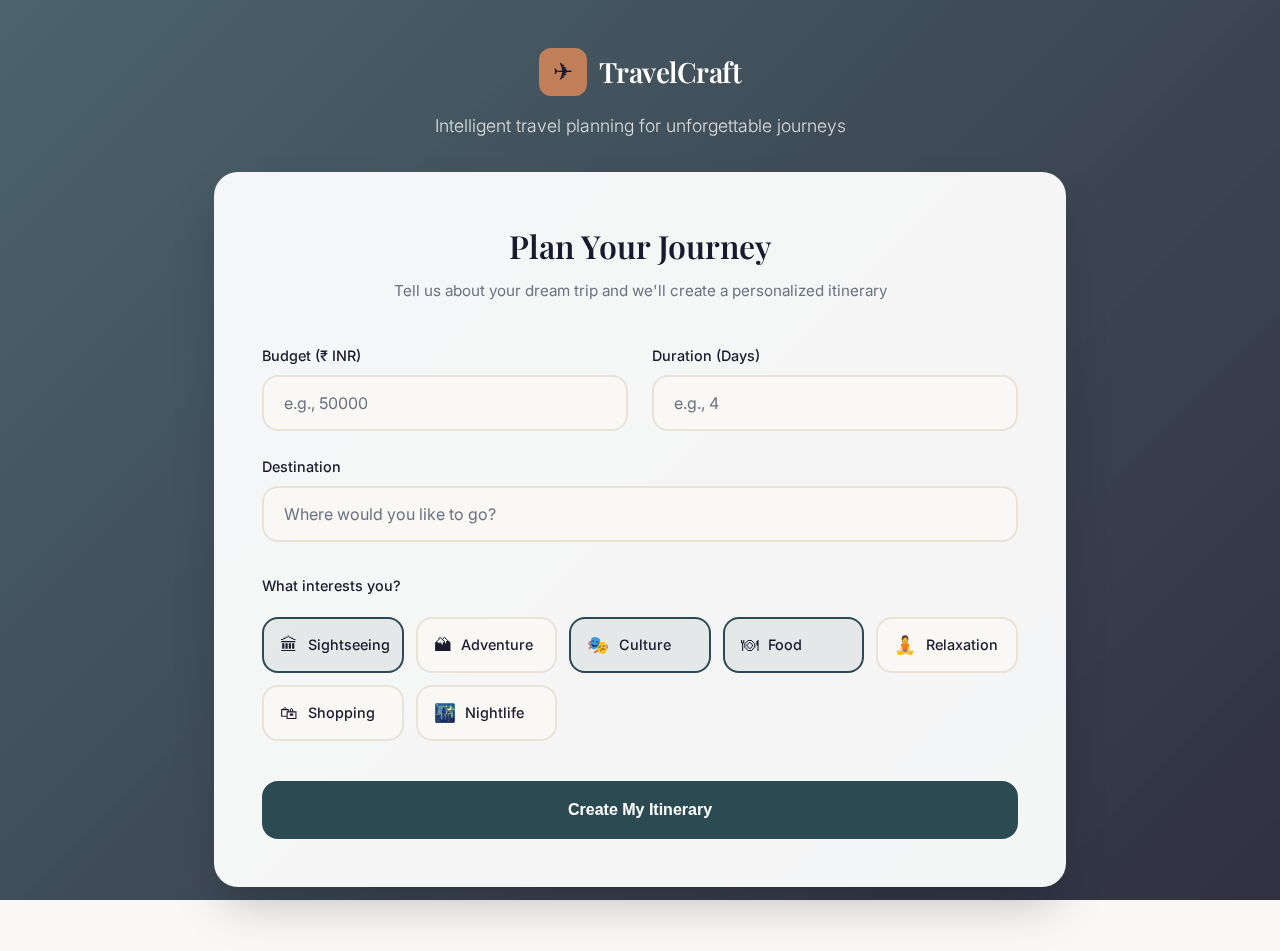
<file: templates/index.html>
<!DOCTYPE html>
<html lang="en">

<head>
    <meta charset="UTF-8">
    <meta name="viewport" content="width=device-width, initial-scale=1.0">
    <title>Travel Planner | AI-Powered Itineraries</title>
    <link
        href="https://fonts.googleapis.com/css2?family=Playfair+Display:wght@400;500;600;700&family=Inter:wght@300;400;500;600&display=swap"
        rel="stylesheet">
    <style>
        :root {
            --primary: #2C4A52;
            --primary-light: #537A82;
            --secondary: #C17F59;
            --accent: #8B9D83;
            --dark: #1A1A2E;
            --dark-light: #2D2D44;
            --text-dark: #1A1A2E;
            --text-light: #F5F5F5;
            --text-muted: #6B7280;
            --white: #FFFFFF;
            --cream: #FAF8F5;
            --sand: #E8E2D9;
            --overlay: rgba(26, 26, 46, 0.7);
            --glass: rgba(255, 255, 255, 0.95);
            --glass-dark: rgba(26, 26, 46, 0.85);
            --shadow: 0 25px 50px -12px rgba(0, 0, 0, 0.25);
            --shadow-sm: 0 4px 6px -1px rgba(0, 0, 0, 0.1);
            --radius: 16px;
            --radius-lg: 24px;
        }

        * {
            margin: 0;
            padding: 0;
            box-sizing: border-box;
        }

        body {
            font-family: 'Inter', sans-serif;
            background: var(--cream);
            color: var(--text-dark);
            min-height: 100vh;
            line-height: 1.6;
        }

        /* Hero Background */
        .hero-bg {
            position: fixed;
            top: 0;
            left: 0;
            width: 100%;
            height: 100vh;
            background: linear-gradient(135deg, rgba(44, 74, 82, 0.85), rgba(26, 26, 46, 0.9)),
                url('https://images.unsplash.com/photo-1469854523086-cc02fe5d8800?ixlib=rb-4.0.3&auto=format&fit=crop&w=2021&q=80');
            background-size: cover;
            background-position: center;
            background-attachment: fixed;
            z-index: -1;
        }

        /* Header */
        header {
            padding: 3rem 2rem 2rem;
            text-align: center;
        }

        .logo {
            display: inline-flex;
            align-items: center;
            gap: 0.75rem;
            margin-bottom: 1rem;
        }

        .logo-icon {
            width: 48px;
            height: 48px;
            background: var(--secondary);
            border-radius: 12px;
            display: flex;
            align-items: center;
            justify-content: center;
            font-size: 1.5rem;
        }

        .logo-text {
            font-family: 'Playfair Display', serif;
            font-size: 1.75rem;
            font-weight: 600;
            color: var(--white);
            letter-spacing: -0.5px;
        }

        .tagline {
            color: rgba(255, 255, 255, 0.8);
            font-size: 1.1rem;
            font-weight: 300;
            max-width: 500px;
            margin: 0 auto;
        }

        /* Container */
        .container {
            max-width: 900px;
            margin: 0 auto;
            padding: 0 1.5rem 4rem;
        }

        /* Form Card */
        .form-card {
            background: var(--glass);
            border-radius: var(--radius-lg);
            padding: 3rem;
            box-shadow: var(--shadow);
        }

        .form-header {
            text-align: center;
            margin-bottom: 2.5rem;
        }

        .form-header h2 {
            font-family: 'Playfair Display', serif;
            font-size: 2rem;
            font-weight: 600;
            color: var(--text-dark);
            margin-bottom: 0.5rem;
        }

        .form-header p {
            color: var(--text-muted);
            font-size: 0.95rem;
        }

        /* Form Grid */
        .form-grid {
            display: grid;
            grid-template-columns: repeat(2, 1fr);
            gap: 1.5rem;
        }

        .form-group {
            display: flex;
            flex-direction: column;
            gap: 0.5rem;
        }

        .form-group.full-width {
            grid-column: 1 / -1;
        }

        label {
            font-weight: 500;
            font-size: 0.9rem;
            color: var(--text-dark);
        }

        input[type="number"],
        input[type="text"] {
            background: var(--cream);
            border: 2px solid var(--sand);
            border-radius: var(--radius);
            padding: 1rem 1.25rem;
            font-size: 1rem;
            color: var(--text-dark);
            font-family: inherit;
            transition: all 0.3s ease;
        }

        input:focus {
            outline: none;
            border-color: var(--primary);
            background: var(--white);
        }

        input::placeholder {
            color: var(--text-muted);
        }

        /* Preferences */
        .preferences-section {
            margin-top: 0.5rem;
        }

        .preferences-grid {
            display: grid;
            grid-template-columns: repeat(auto-fit, minmax(130px, 1fr));
            gap: 0.75rem;
            margin-top: 0.75rem;
        }

        .preference-item {
            display: flex;
            align-items: center;
            gap: 0.6rem;
            background: var(--cream);
            border: 2px solid var(--sand);
            border-radius: var(--radius);
            padding: 0.75rem 1rem;
            cursor: pointer;
            transition: all 0.3s ease;
            font-size: 0.9rem;
        }

        .preference-item:hover {
            border-color: var(--primary-light);
        }

        .preference-item.selected {
            border-color: var(--primary);
            background: rgba(44, 74, 82, 0.08);
        }

        .preference-item input {
            display: none;
        }

        .preference-icon {
            font-size: 1.1rem;
        }

        /* Submit Button */
        .submit-btn {
            grid-column: 1 / -1;
            background: var(--primary);
            border: none;
            border-radius: var(--radius);
            padding: 1.25rem 2rem;
            font-size: 1rem;
            font-weight: 600;
            color: var(--white);
            cursor: pointer;
            transition: all 0.3s ease;
            margin-top: 1rem;
            display: flex;
            align-items: center;
            justify-content: center;
            gap: 0.5rem;
        }

        .submit-btn:hover {
            background: var(--dark);
            transform: translateY(-2px);
            box-shadow: var(--shadow-sm);
        }

        .submit-btn:disabled {
            opacity: 0.6;
            cursor: not-allowed;
            transform: none;
        }

        /* Loading State */
        .loading {
            display: none;
            flex-direction: column;
            align-items: center;
            justify-content: center;
            padding: 5rem 2rem;
            text-align: center;
            background: var(--glass);
            border-radius: var(--radius-lg);
            box-shadow: var(--shadow);
        }

        .loading.show {
            display: flex;
        }

        .loader {
            width: 56px;
            height: 56px;
            border: 3px solid var(--sand);
            border-top-color: var(--primary);
            border-radius: 50%;
            animation: spin 1s linear infinite;
            margin-bottom: 1.5rem;
        }

        @keyframes spin {
            to {
                transform: rotate(360deg);
            }
        }

        .loading-text {
            font-family: 'Playfair Display', serif;
            font-size: 1.5rem;
            font-weight: 500;
            color: var(--text-dark);
            margin-bottom: 0.5rem;
        }

        .loading-subtext {
            color: var(--text-muted);
            font-size: 0.95rem;
        }

        /* Results Section */
        .results-section {
            display: none;
        }

        .results-section.show {
            display: block;
            animation: fadeIn 0.5s ease;
        }

        @keyframes fadeIn {
            from {
                opacity: 0;
                transform: translateY(20px);
            }

            to {
                opacity: 1;
                transform: translateY(0);
            }
        }

        /* Summary Card */
        .summary-card {
            background: var(--glass);
            border-radius: var(--radius-lg);
            padding: 2.5rem;
            box-shadow: var(--shadow);
            margin-bottom: 1.5rem;
        }

        .summary-header {
            display: flex;
            justify-content: space-between;
            align-items: flex-start;
            flex-wrap: wrap;
            gap: 1.5rem;
            margin-bottom: 2rem;
        }

        .destination-info h2 {
            font-family: 'Playfair Display', serif;
            font-size: 2.25rem;
            font-weight: 600;
            color: var(--text-dark);
            margin-bottom: 0.25rem;
        }

        .destination-info p {
            color: var(--text-muted);
            font-size: 1rem;
        }

        .budget-display {
            text-align: right;
        }

        .budget-display .label {
            font-size: 0.8rem;
            text-transform: uppercase;
            letter-spacing: 1px;
            color: var(--text-muted);
            margin-bottom: 0.25rem;
        }

        .budget-display .amount {
            font-family: 'Playfair Display', serif;
            font-size: 2rem;
            font-weight: 600;
            color: var(--primary);
        }

        .stats-grid {
            display: grid;
            grid-template-columns: repeat(4, 1fr);
            gap: 1rem;
            padding: 1.5rem 0;
            border-top: 1px solid var(--sand);
            border-bottom: 1px solid var(--sand);
        }

        .stat-item {
            text-align: center;
        }

        .stat-value {
            font-family: 'Playfair Display', serif;
            font-size: 1.5rem;
            font-weight: 600;
            color: var(--primary);
        }

        .stat-label {
            font-size: 0.8rem;
            color: var(--text-muted);
            margin-top: 0.25rem;
        }

        .summary-text {
            margin-top: 1.5rem;
            padding: 1.25rem;
            background: var(--cream);
            border-radius: var(--radius);
            font-style: italic;
            color: var(--text-dark);
            line-height: 1.7;
            border-left: 4px solid var(--secondary);
        }

        /* Day Cards */
        .days-container {
            display: flex;
            flex-direction: column;
            gap: 1.5rem;
        }

        .day-card {
            background: var(--glass);
            border-radius: var(--radius-lg);
            overflow: hidden;
            box-shadow: var(--shadow-sm);
            transition: all 0.3s ease;
        }

        .day-card:hover {
            box-shadow: var(--shadow);
            transform: translateY(-4px);
        }

        .day-header {
            background: var(--primary);
            color: var(--white);
            padding: 1.25rem 1.5rem;
            display: flex;
            justify-content: space-between;
            align-items: center;
        }

        .day-title {
            font-family: 'Playfair Display', serif;
            font-size: 1.25rem;
            font-weight: 600;
        }

        .day-cost {
            background: rgba(255, 255, 255, 0.2);
            padding: 0.5rem 1rem;
            border-radius: 2rem;
            font-weight: 500;
            font-size: 0.95rem;
        }

        .activities-list {
            padding: 1.5rem;
            display: flex;
            flex-direction: column;
            gap: 1rem;
        }

        .activity-item {
            display: flex;
            gap: 1rem;
            padding: 1.25rem;
            background: var(--cream);
            border-radius: var(--radius);
            transition: all 0.3s ease;
        }

        .activity-item:hover {
            background: var(--sand);
        }

        .activity-icon {
            width: 48px;
            height: 48px;
            background: var(--white);
            border-radius: 12px;
            display: flex;
            align-items: center;
            justify-content: center;
            font-size: 1.5rem;
            flex-shrink: 0;
            box-shadow: var(--shadow-sm);
        }

        .activity-content {
            flex: 1;
        }

        .activity-name {
            font-weight: 600;
            font-size: 1.05rem;
            color: var(--text-dark);
            margin-bottom: 0.25rem;
        }

        .activity-description {
            color: var(--text-muted);
            font-size: 0.9rem;
            line-height: 1.5;
        }

        .activity-meta {
            display: flex;
            gap: 1rem;
            margin-top: 0.75rem;
            flex-wrap: wrap;
        }

        .meta-tag {
            display: inline-flex;
            align-items: center;
            gap: 0.35rem;
            font-size: 0.85rem;
            color: var(--text-muted);
        }

        .time-badge {
            background: var(--accent);
            color: var(--white);
            padding: 0.25rem 0.75rem;
            border-radius: 1rem;
            font-size: 0.75rem;
            font-weight: 500;
            text-transform: capitalize;
        }

        /* Cost Breakdown */
        .cost-breakdown {
            background: var(--glass);
            border-radius: var(--radius-lg);
            padding: 2rem;
            margin-top: 1.5rem;
            box-shadow: var(--shadow-sm);
        }

        .cost-breakdown h3 {
            font-family: 'Playfair Display', serif;
            font-size: 1.25rem;
            font-weight: 600;
            margin-bottom: 1.5rem;
            color: var(--text-dark);
        }

        .cost-items {
            display: flex;
            flex-direction: column;
            gap: 0.5rem;
        }

        .cost-row {
            display: flex;
            justify-content: space-between;
            padding: 0.75rem 0;
            border-bottom: 1px solid var(--sand);
            font-size: 0.95rem;
        }

        .cost-row:last-child {
            border-bottom: none;
        }

        .cost-row.total {
            font-weight: 600;
            font-size: 1.1rem;
            padding-top: 1rem;
            margin-top: 0.5rem;
            border-top: 2px solid var(--primary);
            border-bottom: none;
            color: var(--primary);
        }

        .progress-bar {
            height: 8px;
            background: var(--sand);
            border-radius: 4px;
            margin-top: 1.5rem;
            overflow: hidden;
        }

        .progress-fill {
            height: 100%;
            background: linear-gradient(90deg, var(--primary), var(--accent));
            border-radius: 4px;
            transition: width 1s ease;
        }

        .progress-text {
            text-align: center;
            margin-top: 0.75rem;
            color: var(--text-muted);
            font-size: 0.9rem;
        }

        /* Action Buttons */
        .action-buttons {
            display: flex;
            gap: 1rem;
            justify-content: center;
            flex-wrap: wrap;
            margin-top: 2rem;
        }

        .action-btn {
            padding: 1rem 2rem;
            border-radius: var(--radius);
            font-size: 1rem;
            font-weight: 500;
            cursor: pointer;
            transition: all 0.3s ease;
            display: flex;
            align-items: center;
            gap: 0.5rem;
            border: 2px solid;
        }

        .btn-primary {
            background: var(--primary);
            border-color: var(--primary);
            color: var(--white);
        }

        .btn-primary:hover {
            background: var(--dark);
            border-color: var(--dark);
        }

        .btn-secondary {
            background: var(--white);
            border-color: var(--primary);
            color: var(--primary);
        }

        .btn-secondary:hover {
            background: var(--primary);
            color: var(--white);
        }

        /* Error State */
        .error-message {
            background: #FEF2F2;
            border: 1px solid #FECACA;
            color: #991B1B;
            padding: 1.5rem;
            border-radius: var(--radius);
            text-align: center;
            margin-top: 1.5rem;
            display: none;
        }

        .error-message.show {
            display: block;
        }

        /* Responsive */
        @media (max-width: 768px) {
            .form-grid {
                grid-template-columns: 1fr;
            }

            .stats-grid {
                grid-template-columns: repeat(2, 1fr);
            }

            .summary-header {
                flex-direction: column;
            }

            .budget-display {
                text-align: left;
            }

            .form-card {
                padding: 2rem;
            }

            .destination-info h2 {
                font-size: 1.75rem;
            }
        }

        @media (max-width: 480px) {
            .preferences-grid {
                grid-template-columns: repeat(2, 1fr);
            }

            .action-buttons {
                flex-direction: column;
            }

            .action-btn {
                width: 100%;
                justify-content: center;
            }
        }
    </style>
</head>

<body>
    <div class="hero-bg"></div>

    <header>
        <div class="logo">
            <div class="logo-icon">✈</div>
            <span class="logo-text">TravelCraft</span>
        </div>
        <p class="tagline">Intelligent travel planning for unforgettable journeys</p>
    </header>

    <div class="container">
        <!-- Form Section -->
        <section class="form-card" id="formSection">
            <div class="form-header">
                <h2>Plan Your Journey</h2>
                <p>Tell us about your dream trip and we'll create a personalized itinerary</p>
            </div>

            <form id="travelForm" class="form-grid">
                <div class="form-group">
                    <label for="budget">Budget (₹ INR)</label>
                    <input type="number" id="budget" name="budget" placeholder="e.g., 50000" min="1000" required>
                </div>

                <div class="form-group">
                    <label for="days">Duration (Days)</label>
                    <input type="number" id="days" name="days" placeholder="e.g., 4" min="1" max="30" required>
                </div>

                <div class="form-group full-width">
                    <label for="city">Destination</label>
                    <input type="text" id="city" name="city" placeholder="Where would you like to go?" required>
                </div>

                <div class="form-group full-width preferences-section">
                    <label>What interests you?</label>
                    <div class="preferences-grid">
                        <label class="preference-item selected" data-pref="sightseeing">
                            <input type="checkbox" value="sightseeing" checked>
                            <span class="preference-icon">🏛</span>
                            <span>Sightseeing</span>
                        </label>
                        <label class="preference-item" data-pref="adventure">
                            <input type="checkbox" value="adventure">
                            <span class="preference-icon">🏔</span>
                            <span>Adventure</span>
                        </label>
                        <label class="preference-item selected" data-pref="cultural">
                            <input type="checkbox" value="cultural" checked>
                            <span class="preference-icon">🎭</span>
                            <span>Culture</span>
                        </label>
                        <label class="preference-item selected" data-pref="food">
                            <input type="checkbox" value="food" checked>
                            <span class="preference-icon">🍽</span>
                            <span>Food</span>
                        </label>
                        <label class="preference-item" data-pref="relaxation">
                            <input type="checkbox" value="relaxation">
                            <span class="preference-icon">🧘</span>
                            <span>Relaxation</span>
                        </label>
                        <label class="preference-item" data-pref="shopping">
                            <input type="checkbox" value="shopping">
                            <span class="preference-icon">🛍</span>
                            <span>Shopping</span>
                        </label>
                        <label class="preference-item" data-pref="nightlife">
                            <input type="checkbox" value="nightlife">
                            <span class="preference-icon">🌃</span>
                            <span>Nightlife</span>
                        </label>
                    </div>
                </div>

                <button type="submit" class="submit-btn" id="submitBtn">
                    Create My Itinerary
                </button>
            </form>
        </section>

        <!-- Loading State -->
        <div class="loading" id="loadingState">
            <div class="loader"></div>
            <p class="loading-text">Crafting Your Journey</p>
            <p class="loading-subtext">Our AI is designing a personalized itinerary just for you...</p>
        </div>

        <!-- Error Message -->
        <div class="error-message" id="errorMessage">
            <p>❌ <span id="errorText">Something went wrong. Please try again.</span></p>
        </div>

        <!-- Results Section -->
        <section class="results-section" id="resultsSection">
            <div class="summary-card">
                <div class="summary-header">
                    <div class="destination-info">
                        <h2 id="resultCity">Paris</h2>
                        <p id="resultDays">4 days of adventure</p>
                    </div>
                    <div class="budget-display">
                        <div class="label">Total Cost</div>
                        <div class="amount" id="resultTotalCost">₹1,650</div>
                    </div>
                </div>

                <div class="stats-grid">
                    <div class="stat-item">
                        <div class="stat-value" id="statBudget">₹2,000</div>
                        <div class="stat-label">Budget</div>
                    </div>
                    <div class="stat-item">
                        <div class="stat-value" id="statRemaining">₹350</div>
                        <div class="stat-label">Remaining</div>
                    </div>
                    <div class="stat-item">
                        <div class="stat-value" id="statUtilization">82%</div>
                        <div class="stat-label">Utilized</div>
                    </div>
                    <div class="stat-item">
                        <div class="stat-value" id="statActivities">16</div>
                        <div class="stat-label">Activities</div>
                    </div>
                </div>

                <div class="summary-text" id="resultSummary">
                    Your trip is going to be amazing...
                </div>
            </div>

            <div class="days-container" id="daysContainer">
                <!-- Days will be inserted here -->
            </div>

            <div class="cost-breakdown">
                <h3>Cost Breakdown</h3>
                <div class="cost-items" id="costBreakdown">
                    <!-- Cost items will be inserted here -->
                </div>
                <div class="progress-bar">
                    <div class="progress-fill" id="utilizationBar" style="width: 0%"></div>
                </div>
                <p class="progress-text" id="utilizationText">82% of budget utilized</p>
            </div>

            <div class="action-buttons">
                <button class="action-btn btn-primary" id="downloadPdfBtn">
                    <span>📄</span>
                    <span>Download PDF</span>
                </button>
                <button class="action-btn btn-secondary" id="newPlanBtn">
                    <span>↻</span>
                    <span>Plan New Trip</span>
                </button>
            </div>
        </section>
    </div>

    <script>
        // Preference selection
        document.querySelectorAll('.preference-item').forEach(item => {
            const checkbox = item.querySelector('input[type="checkbox"]');
            if (checkbox.checked) {
                item.classList.add('selected');
            }

            item.addEventListener('click', (e) => {
                e.preventDefault();
                checkbox.checked = !checkbox.checked;
                item.classList.toggle('selected');
            });
        });

        // Form submission
        document.getElementById('travelForm').addEventListener('submit', async (e) => {
            e.preventDefault();

            const formSection = document.getElementById('formSection');
            const loadingState = document.getElementById('loadingState');
            const resultsSection = document.getElementById('resultsSection');
            const errorMessage = document.getElementById('errorMessage');

            const budget = parseFloat(document.getElementById('budget').value);
            const days = parseInt(document.getElementById('days').value);
            const city = document.getElementById('city').value;
            const preferences = Array.from(document.querySelectorAll('.preference-item input:checked'))
                .map(cb => cb.value);

            if (preferences.length === 0) {
                alert('Please select at least one interest!');
                return;
            }

            formSection.style.display = 'none';
            loadingState.classList.add('show');
            errorMessage.classList.remove('show');
            resultsSection.classList.remove('show');

            try {
                const response = await fetch('/plan', {
                    method: 'POST',
                    headers: { 'Content-Type': 'application/json' },
                    body: JSON.stringify({ budget, days, city, preferences })
                });

                const data = await response.json();

                if (data.success) {
                    displayResults(data.plan);
                    loadingState.classList.remove('show');
                    resultsSection.classList.add('show');
                } else {
                    throw new Error(data.error || 'Failed to generate plan');
                }
            } catch (error) {
                loadingState.classList.remove('show');
                formSection.style.display = 'block';
                errorMessage.classList.add('show');
                document.getElementById('errorText').textContent = error.message;
            }
        });

        // Store current plan
        let currentPlan = null;

        // Display results
        function displayResults(plan) {
            currentPlan = plan;

            document.getElementById('resultCity').textContent = plan.city;
            document.getElementById('resultDays').textContent = `${plan.num_days} days of adventure`;
            document.getElementById('resultTotalCost').textContent = formatCurrency(plan.total_cost);
            document.getElementById('resultSummary').textContent = plan.summary;

            document.getElementById('statBudget').textContent = formatCurrency(plan.budget);
            document.getElementById('statRemaining').textContent = formatCurrency(plan.remaining);
            document.getElementById('statUtilization').textContent = `${plan.utilization}%`;

            let totalActivities = 0;
            plan.days.forEach(day => totalActivities += day.activities.length);
            document.getElementById('statActivities').textContent = totalActivities;

            const daysContainer = document.getElementById('daysContainer');
            daysContainer.innerHTML = '';

            plan.days.forEach(day => {
                const dayCard = document.createElement('div');
                dayCard.className = 'day-card';

                let activitiesHtml = '';
                day.activities.forEach(activity => {
                    activitiesHtml += `
                        <div class="activity-item">
                            <div class="activity-icon">${activity.emoji}</div>
                            <div class="activity-content">
                                <div class="activity-name">${activity.name}</div>
                                <div class="activity-description">${activity.description}</div>
                                <div class="activity-meta">
                                    <span class="time-badge">${activity.time_slot}</span>
                                    <span class="meta-tag">⏱ ${activity.duration_hours}h</span>
                                    <span class="meta-tag">${formatCurrency(activity.cost)}</span>
                                </div>
                            </div>
                        </div>
                    `;
                });

                dayCard.innerHTML = `
                    <div class="day-header">
                        <div class="day-title">Day ${day.day_number}</div>
                        <div class="day-cost">${formatCurrency(day.total_cost)}</div>
                    </div>
                    <div class="activities-list">${activitiesHtml}</div>
                `;

                daysContainer.appendChild(dayCard);
            });

            const costBreakdown = document.getElementById('costBreakdown');
            costBreakdown.innerHTML = '';

            plan.days.forEach(day => {
                costBreakdown.innerHTML += `
                    <div class="cost-row">
                        <span>Day ${day.day_number}</span>
                        <span>${formatCurrency(day.total_cost)}</span>
                    </div>
                `;
            });

            costBreakdown.innerHTML += `
                <div class="cost-row total">
                    <span>Total</span>
                    <span>${formatCurrency(plan.total_cost)}</span>
                </div>
            `;

            setTimeout(() => {
                document.getElementById('utilizationBar').style.width = `${plan.utilization}%`;
            }, 100);
            document.getElementById('utilizationText').textContent = `${plan.utilization}% of budget utilized`;
        }

        function formatCurrency(amount) {
            return '₹' + amount.toFixed(0).replace(/\B(?=(\d{3})+(?!\d))/g, ',');
        }

        // New plan button
        document.getElementById('newPlanBtn').addEventListener('click', () => {
            document.getElementById('formSection').style.display = 'block';
            document.getElementById('resultsSection').classList.remove('show');
            window.scrollTo({ top: 0, behavior: 'smooth' });
        });

        // PDF Download
        document.getElementById('downloadPdfBtn').addEventListener('click', async () => {
            if (!currentPlan) {
                alert('No travel plan to download!');
                return;
            }

            const btn = document.getElementById('downloadPdfBtn');
            const originalText = btn.innerHTML;
            btn.innerHTML = '<span>⏳</span><span>Generating...</span>';
            btn.disabled = true;

            try {
                const response = await fetch('/download-pdf', {
                    method: 'POST',
                    headers: { 'Content-Type': 'application/json' },
                    body: JSON.stringify({ plan: currentPlan })
                });

                if (response.ok) {
                    const blob = await response.blob();
                    const url = window.URL.createObjectURL(blob);
                    const a = document.createElement('a');
                    a.href = url;
                    a.download = `Travel_Itinerary_${currentPlan.city}_${currentPlan.num_days}days.pdf`;
                    document.body.appendChild(a);
                    a.click();
                    window.URL.revokeObjectURL(url);
                    a.remove();
                } else {
                    alert('Error generating PDF');
                }
            } catch (error) {
                alert('Error: ' + error.message);
            } finally {
                btn.innerHTML = originalText;
                btn.disabled = false;
            }
        });
    </script>
</body>

</html>
</file>
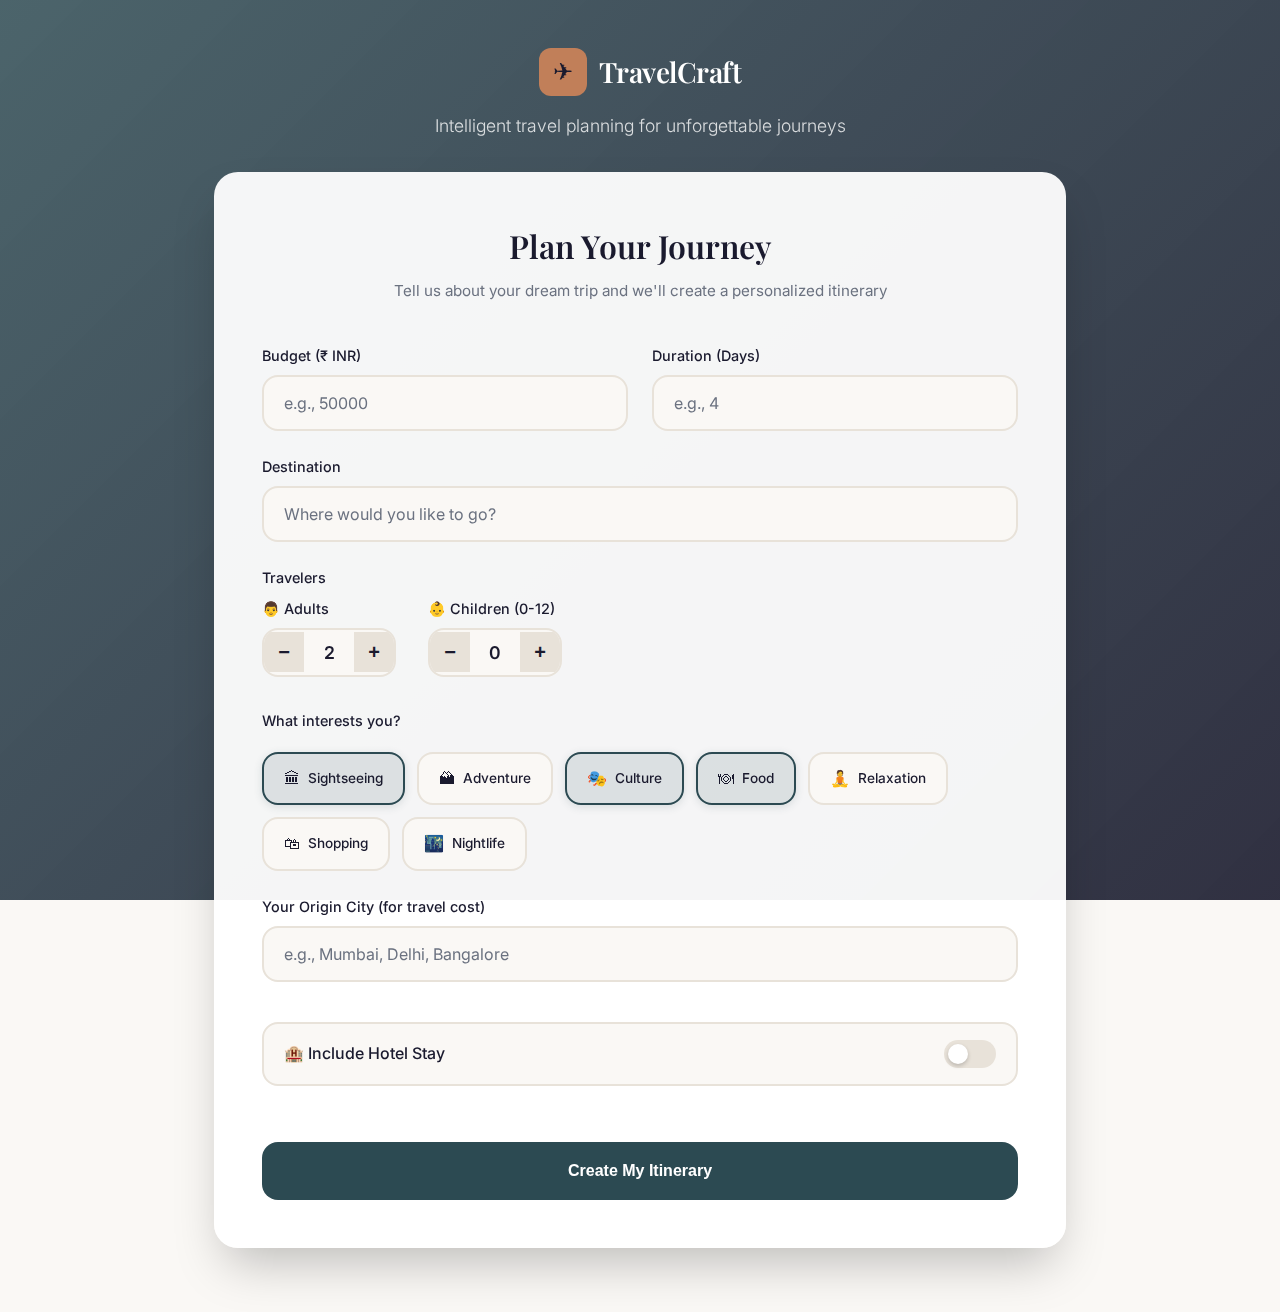
<file: frontend/templates/index.html>
<!DOCTYPE html>
<html lang="en">

<head>
    <meta charset="UTF-8">
    <meta name="viewport" content="width=device-width, initial-scale=1.0">
    <title>Travel Planner | AI-Powered Itineraries</title>
    <link rel="icon"
        href="data:image/svg+xml,<svg xmlns='http://www.w3.org/2000/svg' viewBox='0 0 100 100'><text y='.9em' font-size='90'>✈️</text></svg>">
    <link
        href="https://fonts.googleapis.com/css2?family=Playfair+Display:wght@400;500;600;700&family=Inter:wght@300;400;500;600&display=swap"
        rel="stylesheet">
    <style>
        :root {
            --primary: #2C4A52;
            --primary-light: #537A82;
            --secondary: #C17F59;
            --accent: #8B9D83;
            --dark: #1A1A2E;
            --dark-light: #2D2D44;
            --text-dark: #1A1A2E;
            --text-light: #F5F5F5;
            --text-muted: #6B7280;
            --white: #FFFFFF;
            --cream: #FAF8F5;
            --sand: #E8E2D9;
            --overlay: rgba(26, 26, 46, 0.7);
            --glass: rgba(255, 255, 255, 0.95);
            --glass-dark: rgba(26, 26, 46, 0.85);
            --shadow: 0 25px 50px -12px rgba(0, 0, 0, 0.25);
            --shadow-sm: 0 4px 6px -1px rgba(0, 0, 0, 0.1);
            --radius: 16px;
            --radius-lg: 24px;
        }

        * {
            margin: 0;
            padding: 0;
            box-sizing: border-box;
        }

        body {
            font-family: 'Inter', sans-serif;
            background: var(--cream);
            color: var(--text-dark);
            min-height: 100vh;
            line-height: 1.6;
        }

        /* Hero Background */
        .hero-bg {
            position: fixed;
            top: 0;
            left: 0;
            width: 100%;
            height: 100vh;
            background: linear-gradient(135deg, rgba(44, 74, 82, 0.85), rgba(26, 26, 46, 0.9)),
                url('https://images.unsplash.com/photo-1469854523086-cc02fe5d8800?ixlib=rb-4.0.3&auto=format&fit=crop&w=2021&q=80');
            background-size: cover;
            background-position: center;
            background-attachment: fixed;
            z-index: -1;
        }

        /* Header */
        header {
            padding: 3rem 2rem 2rem;
            text-align: center;
        }

        .logo {
            display: inline-flex;
            align-items: center;
            gap: 0.75rem;
            margin-bottom: 1rem;
        }

        .logo-icon {
            width: 48px;
            height: 48px;
            background: var(--secondary);
            border-radius: 12px;
            display: flex;
            align-items: center;
            justify-content: center;
            font-size: 1.5rem;
        }

        .logo-text {
            font-family: 'Playfair Display', serif;
            font-size: 1.75rem;
            font-weight: 600;
            color: var(--white);
            letter-spacing: -0.5px;
        }

        .tagline {
            color: rgba(255, 255, 255, 0.8);
            font-size: 1.1rem;
            font-weight: 300;
            max-width: 500px;
            margin: 0 auto;
        }

        /* Container */
        .container {
            max-width: 900px;
            margin: 0 auto;
            padding: 0 1.5rem 4rem;
        }

        /* Form Card */
        .form-card {
            background: var(--glass);
            border-radius: var(--radius-lg);
            padding: 3rem;
            box-shadow: var(--shadow);
        }

        .form-header {
            text-align: center;
            margin-bottom: 2.5rem;
        }

        .form-header h2 {
            font-family: 'Playfair Display', serif;
            font-size: 2rem;
            font-weight: 600;
            color: var(--text-dark);
            margin-bottom: 0.5rem;
        }

        .form-header p {
            color: var(--text-muted);
            font-size: 0.95rem;
        }

        /* Form Grid */
        .form-grid {
            display: grid;
            grid-template-columns: repeat(2, 1fr);
            gap: 1.5rem;
        }

        .form-group {
            display: flex;
            flex-direction: column;
            gap: 0.5rem;
        }

        .form-group.full-width {
            grid-column: 1 / -1;
        }

        label {
            font-weight: 500;
            font-size: 0.9rem;
            color: var(--text-dark);
        }

        input[type="number"],
        input[type="text"] {
            background: var(--cream);
            border: 2px solid var(--sand);
            border-radius: var(--radius);
            padding: 1rem 1.25rem;
            font-size: 1rem;
            color: var(--text-dark);
            font-family: inherit;
            transition: all 0.3s ease;
        }

        input:focus {
            outline: none;
            border-color: var(--primary);
            background: var(--white);
        }

        input::placeholder {
            color: var(--text-muted);
        }

        /* Preferences */
        .preferences-section {
            margin-top: 0.5rem;
        }

        .preferences-grid {
            display: flex;
            flex-wrap: wrap;
            gap: 0.75rem;
            margin-top: 0.75rem;
        }

        .preference-item {
            display: flex;
            align-items: center;
            justify-content: center;
            gap: 0.5rem;
            background: var(--cream);
            border: 2px solid var(--sand);
            border-radius: var(--radius);
            padding: 0.75rem 1.25rem;
            cursor: pointer;
            transition: all 0.3s ease;
            font-size: 0.85rem;
            white-space: nowrap;
            min-width: fit-content;
        }

        .preference-item:hover {
            border-color: var(--primary-light);
            transform: translateY(-2px);
        }

        .preference-item.selected {
            border-color: var(--primary);
            background: rgba(44, 74, 82, 0.12);
            box-shadow: 0 2px 8px rgba(44, 74, 82, 0.15);
        }

        .preference-item input {
            display: none;
        }

        .preference-icon {
            font-size: 1rem;
            flex-shrink: 0;
        }

        .preference-label {
            font-weight: 500;
        }

        /* Submit Button */
        .submit-btn {
            grid-column: 1 / -1;
            background: var(--primary);
            border: none;
            border-radius: var(--radius);
            padding: 1.25rem 2rem;
            font-size: 1rem;
            font-weight: 600;
            color: var(--white);
            cursor: pointer;
            transition: all 0.3s ease;
            margin-top: 1rem;
            display: flex;
            align-items: center;
            justify-content: center;
            gap: 0.5rem;
        }

        .submit-btn:hover {
            background: var(--dark);
            transform: translateY(-2px);
            box-shadow: var(--shadow-sm);
        }

        .submit-btn:disabled {
            opacity: 0.6;
            cursor: not-allowed;
            transform: none;
        }

        /* Loading State */
        .loading {
            display: none;
            flex-direction: column;
            align-items: center;
            justify-content: center;
            padding: 5rem 2rem;
            text-align: center;
            background: var(--glass);
            border-radius: var(--radius-lg);
            box-shadow: var(--shadow);
        }

        .loading.show {
            display: flex;
        }

        .loader {
            width: 56px;
            height: 56px;
            border: 3px solid var(--sand);
            border-top-color: var(--primary);
            border-radius: 50%;
            animation: spin 1s linear infinite;
            margin-bottom: 1.5rem;
        }

        @keyframes spin {
            to {
                transform: rotate(360deg);
            }
        }

        .loading-text {
            font-family: 'Playfair Display', serif;
            font-size: 1.5rem;
            font-weight: 500;
            color: var(--text-dark);
            margin-bottom: 0.5rem;
        }

        .loading-subtext {
            color: var(--text-muted);
            font-size: 0.95rem;
        }

        /* Results Section */
        .results-section {
            display: none;
        }

        .results-section.show {
            display: block;
            animation: fadeIn 0.5s ease;
        }

        @keyframes fadeIn {
            from {
                opacity: 0;
                transform: translateY(20px);
            }

            to {
                opacity: 1;
                transform: translateY(0);
            }
        }

        /* Summary Card */
        .summary-card {
            background: var(--glass);
            border-radius: var(--radius-lg);
            padding: 2.5rem;
            box-shadow: var(--shadow);
            margin-bottom: 1.5rem;
        }

        .summary-header {
            display: flex;
            justify-content: space-between;
            align-items: flex-start;
            flex-wrap: wrap;
            gap: 1.5rem;
            margin-bottom: 2rem;
        }

        .destination-info h2 {
            font-family: 'Playfair Display', serif;
            font-size: 2.25rem;
            font-weight: 600;
            color: var(--text-dark);
            margin-bottom: 0.25rem;
        }

        .destination-info p {
            color: var(--text-muted);
            font-size: 1rem;
        }

        .budget-display {
            text-align: right;
        }

        .budget-display .label {
            font-size: 0.8rem;
            text-transform: uppercase;
            letter-spacing: 1px;
            color: var(--text-muted);
            margin-bottom: 0.25rem;
        }

        .budget-display .amount {
            font-family: 'Playfair Display', serif;
            font-size: 2rem;
            font-weight: 600;
            color: var(--primary);
        }

        .stats-grid {
            display: grid;
            grid-template-columns: repeat(4, 1fr);
            gap: 1rem;
            padding: 1.5rem 0;
            border-top: 1px solid var(--sand);
            border-bottom: 1px solid var(--sand);
        }

        .stat-item {
            text-align: center;
        }

        .stat-value {
            font-family: 'Playfair Display', serif;
            font-size: 1.5rem;
            font-weight: 600;
            color: var(--primary);
        }

        .stat-label {
            font-size: 0.8rem;
            color: var(--text-muted);
            margin-top: 0.25rem;
        }

        .summary-text {
            margin-top: 1.5rem;
            padding: 1.25rem;
            background: var(--cream);
            border-radius: var(--radius);
            font-style: italic;
            color: var(--text-dark);
            line-height: 1.7;
            border-left: 4px solid var(--secondary);
        }

        /* Day Cards */
        .days-container {
            display: flex;
            flex-direction: column;
            gap: 1.5rem;
        }

        .day-card {
            background: var(--glass);
            border-radius: var(--radius-lg);
            overflow: hidden;
            box-shadow: var(--shadow-sm);
            transition: all 0.3s ease;
        }

        .day-card:hover {
            box-shadow: var(--shadow);
            transform: translateY(-4px);
        }

        .day-header {
            background: var(--primary);
            color: var(--white);
            padding: 1.25rem 1.5rem;
            display: flex;
            justify-content: space-between;
            align-items: center;
        }

        .day-title {
            font-family: 'Playfair Display', serif;
            font-size: 1.25rem;
            font-weight: 600;
        }

        .day-cost {
            background: rgba(255, 255, 255, 0.2);
            padding: 0.5rem 1rem;
            border-radius: 2rem;
            font-weight: 500;
            font-size: 0.95rem;
        }

        .activities-list {
            padding: 1.5rem;
            display: flex;
            flex-direction: column;
            gap: 1rem;
        }

        .activity-item {
            display: flex;
            gap: 1rem;
            padding: 1.25rem;
            background: var(--cream);
            border-radius: var(--radius);
            transition: all 0.3s ease;
        }

        .activity-item:hover {
            background: var(--sand);
        }

        .activity-icon {
            width: 48px;
            height: 48px;
            background: var(--white);
            border-radius: 12px;
            display: flex;
            align-items: center;
            justify-content: center;
            font-size: 1.5rem;
            flex-shrink: 0;
            box-shadow: var(--shadow-sm);
        }

        .activity-content {
            flex: 1;
        }

        .activity-name {
            font-weight: 600;
            font-size: 1.05rem;
            color: var(--text-dark);
            margin-bottom: 0.25rem;
        }

        .activity-description {
            color: var(--text-muted);
            font-size: 0.9rem;
            line-height: 1.5;
        }

        .activity-meta {
            display: flex;
            gap: 1rem;
            margin-top: 0.75rem;
            flex-wrap: wrap;
        }

        .meta-tag {
            display: inline-flex;
            align-items: center;
            gap: 0.35rem;
            font-size: 0.85rem;
            color: var(--text-muted);
        }

        .time-badge {
            background: var(--accent);
            color: var(--white);
            padding: 0.25rem 0.75rem;
            border-radius: 1rem;
            font-size: 0.75rem;
            font-weight: 500;
            text-transform: capitalize;
        }

        /* Cost Breakdown */
        .cost-breakdown {
            background: var(--glass);
            border-radius: var(--radius-lg);
            padding: 2rem;
            margin-top: 1.5rem;
            box-shadow: var(--shadow-sm);
        }

        .cost-breakdown h3 {
            font-family: 'Playfair Display', serif;
            font-size: 1.25rem;
            font-weight: 600;
            margin-bottom: 1.5rem;
            color: var(--text-dark);
        }

        .cost-items {
            display: flex;
            flex-direction: column;
            gap: 0.5rem;
        }

        .cost-row {
            display: flex;
            justify-content: space-between;
            padding: 0.75rem 0;
            border-bottom: 1px solid var(--sand);
            font-size: 0.95rem;
        }

        .cost-row:last-child {
            border-bottom: none;
        }

        .cost-row.total {
            font-weight: 600;
            font-size: 1.1rem;
            padding-top: 1rem;
            margin-top: 0.5rem;
            border-top: 2px solid var(--primary);
            border-bottom: none;
            color: var(--primary);
        }

        .progress-bar {
            height: 8px;
            background: var(--sand);
            border-radius: 4px;
            margin-top: 1.5rem;
            overflow: hidden;
        }

        .progress-fill {
            height: 100%;
            background: linear-gradient(90deg, var(--primary), var(--accent));
            border-radius: 4px;
            transition: width 1s ease;
        }

        .progress-text {
            text-align: center;
            margin-top: 0.75rem;
            color: var(--text-muted);
            font-size: 0.9rem;
        }

        /* Action Buttons */
        .action-buttons {
            display: flex;
            gap: 1rem;
            justify-content: center;
            flex-wrap: wrap;
            margin-top: 2rem;
        }

        .action-btn {
            padding: 1rem 2rem;
            border-radius: var(--radius);
            font-size: 1rem;
            font-weight: 500;
            cursor: pointer;
            transition: all 0.3s ease;
            display: flex;
            align-items: center;
            gap: 0.5rem;
            border: 2px solid;
        }

        .btn-primary {
            background: var(--primary);
            border-color: var(--primary);
            color: var(--white);
        }

        .btn-primary:hover {
            background: var(--dark);
            border-color: var(--dark);
        }

        .btn-secondary {
            background: var(--white);
            border-color: var(--primary);
            color: var(--primary);
        }

        .btn-secondary:hover {
            background: var(--primary);
            color: var(--white);
        }

        /* Error State */
        .error-message {
            background: #FEF2F2;
            border: 1px solid #FECACA;
            color: #991B1B;
            padding: 1.5rem;
            border-radius: var(--radius);
            text-align: center;
            margin-top: 1.5rem;
            display: none;
        }

        .error-message.show {
            display: block;
        }

        /* Responsive */
        @media (max-width: 768px) {
            .form-grid {
                grid-template-columns: 1fr;
            }

            .stats-grid {
                grid-template-columns: repeat(2, 1fr);
            }

            .summary-header {
                flex-direction: column;
            }

            .budget-display {
                text-align: left;
            }

            .form-card {
                padding: 2rem;
            }

            .destination-info h2 {
                font-size: 1.75rem;
            }
        }

        @media (max-width: 480px) {
            .preferences-grid {
                grid-template-columns: repeat(2, 1fr);
            }

            .action-buttons {
                flex-direction: column;
            }

            .action-btn {
                width: 100%;
                justify-content: center;
            }
        }

        /* Number Input Wrapper (for adults/children) */
        .travelers-row {
            display: flex;
            gap: 2rem;
            flex-wrap: wrap;
        }

        .traveler-group {
            display: flex;
            flex-direction: column;
            gap: 0.5rem;
        }

        .traveler-group label {
            display: flex;
            align-items: center;
            gap: 0.5rem;
        }

        .number-input-wrapper {
            display: inline-flex;
            align-items: center;
            background: var(--cream);
            border: 2px solid var(--sand);
            border-radius: var(--radius);
            overflow: hidden;
            width: fit-content;
        }

        .number-input-wrapper input[type="number"] {
            width: 50px;
            text-align: center;
            border: none;
            background: transparent;
            font-size: 1.1rem;
            font-weight: 600;
            color: var(--text-dark);
            padding: 0.75rem 0;
            -moz-appearance: textfield;
            appearance: textfield;
        }

        .number-input-wrapper input[type="number"]::-webkit-outer-spin-button,
        .number-input-wrapper input[type="number"]::-webkit-inner-spin-button {
            -webkit-appearance: none;
            appearance: none;
            margin: 0;
        }

        .number-input-wrapper input:focus {
            outline: none;
        }

        .number-btn {
            width: 40px;
            height: 40px;
            border: none;
            background: var(--sand);
            color: var(--text-dark);
            font-size: 1.25rem;
            font-weight: bold;
            cursor: pointer;
            transition: all 0.2s ease;
            display: flex;
            align-items: center;
            justify-content: center;
        }

        .number-btn:hover {
            background: var(--primary);
            color: var(--white);
        }

        .number-btn:active {
            transform: scale(0.95);
        }

        /* Hotel Toggle Styles */
        .hotel-section {
            margin-top: 1rem;
        }

        .hotel-toggle-container {
            margin-bottom: 1rem;
        }

        .toggle-label {
            display: flex;
            align-items: center;
            justify-content: space-between;
            background: var(--cream);
            border: 2px solid var(--sand);
            border-radius: var(--radius);
            padding: 1rem 1.25rem;
            cursor: pointer;
            transition: all 0.3s ease;
        }

        .toggle-label:hover {
            border-color: var(--primary-light);
        }

        .toggle-text {
            font-weight: 500;
            font-size: 1rem;
        }

        .toggle-switch {
            position: relative;
            width: 52px;
            height: 28px;
        }

        .toggle-switch input {
            opacity: 0;
            width: 0;
            height: 0;
        }

        .toggle-slider {
            position: absolute;
            cursor: pointer;
            top: 0;
            left: 0;
            right: 0;
            bottom: 0;
            background-color: var(--sand);
            transition: 0.3s;
            border-radius: 28px;
        }

        .toggle-slider:before {
            position: absolute;
            content: "";
            height: 20px;
            width: 20px;
            left: 4px;
            bottom: 4px;
            background-color: white;
            transition: 0.3s;
            border-radius: 50%;
            box-shadow: 0 2px 4px rgba(0, 0, 0, 0.2);
        }

        .toggle-switch input:checked+.toggle-slider {
            background-color: var(--primary);
        }

        .toggle-switch input:checked+.toggle-slider:before {
            transform: translateX(24px);
        }

        .hotel-options {
            margin-top: 1rem;
            padding: 1.25rem;
            background: var(--cream);
            border: 2px solid var(--sand);
            border-radius: var(--radius);
            animation: slideDown 0.3s ease;
        }

        @keyframes slideDown {
            from {
                opacity: 0;
                transform: translateY(-10px);
            }

            to {
                opacity: 1;
                transform: translateY(0);
            }
        }

        .hotel-options-grid {
            display: flex;
            flex-direction: column;
            gap: 1.25rem;
        }

        .hotel-option-group label {
            display: block;
            margin-bottom: 0.75rem;
            font-weight: 500;
            color: var(--text-dark);
        }

        .rating-buttons,
        .room-type-buttons {
            display: flex;
            gap: 0.5rem;
            flex-wrap: wrap;
        }

        .rating-btn,
        .room-btn {
            padding: 0.6rem 1rem;
            border: 2px solid var(--sand);
            border-radius: 2rem;
            background: var(--white);
            cursor: pointer;
            font-size: 0.85rem;
            transition: all 0.3s ease;
            font-family: inherit;
        }

        .rating-btn:hover,
        .room-btn:hover {
            border-color: var(--primary-light);
            background: rgba(44, 74, 82, 0.05);
        }

        .rating-btn.selected,
        .room-btn.selected {
            border-color: var(--primary);
            background: var(--primary);
            color: var(--white);
        }

        /* Travel & Hotel Cost Card */
        .travel-hotel-card {
            background: linear-gradient(135deg, var(--primary), var(--primary-light));
            border-radius: var(--radius-lg);
            padding: 2rem;
            margin-bottom: 1.5rem;
            color: var(--white);
            box-shadow: var(--shadow);
        }

        .travel-hotel-card h3 {
            font-family: 'Playfair Display', serif;
            font-size: 1.25rem;
            margin-bottom: 1.5rem;
            display: flex;
            align-items: center;
            gap: 0.5rem;
        }

        .travel-hotel-grid {
            display: grid;
            grid-template-columns: repeat(2, 1fr);
            gap: 1rem;
        }

        .travel-hotel-item {
            background: rgba(255, 255, 255, 0.15);
            border-radius: var(--radius);
            padding: 1rem;
            backdrop-filter: blur(10px);
        }

        .travel-hotel-item .label {
            font-size: 0.8rem;
            opacity: 0.9;
            margin-bottom: 0.25rem;
        }

        .travel-hotel-item .value {
            font-size: 1.25rem;
            font-weight: 600;
        }

        .travel-hotel-item .details {
            font-size: 0.85rem;
            opacity: 0.8;
            margin-top: 0.25rem;
        }

        @media (max-width: 480px) {
            .rating-buttons {
                flex-direction: column;
            }

            .rating-btn {
                width: 100%;
                text-align: center;
            }

            .travel-hotel-grid {
                grid-template-columns: 1fr;
            }
        }

        /* Budget Warning Alert */
        .budget-warning {
            background: linear-gradient(135deg, #FEF3C7, #FDE68A);
            border: 2px solid #F59E0B;
            border-radius: var(--radius);
            padding: 1.25rem 1.5rem;
            margin-bottom: 1.5rem;
            display: flex;
            align-items: flex-start;
            gap: 1rem;
            animation: shake 0.5s ease-in-out;
        }

        .budget-warning.exceeded {
            background: linear-gradient(135deg, #FEE2E2, #FECACA);
            border-color: #EF4444;
        }

        .budget-warning-icon {
            font-size: 1.5rem;
            flex-shrink: 0;
        }

        .budget-warning-text {
            color: #92400E;
            font-size: 0.95rem;
            line-height: 1.5;
            flex: 1;
        }

        .budget-warning.exceeded .budget-warning-text {
            color: #991B1B;
        }

        @keyframes shake {

            0%,
            100% {
                transform: translateX(0);
            }

            10%,
            30%,
            50%,
            70%,
            90% {
                transform: translateX(-5px);
            }

            20%,
            40%,
            60%,
            80% {
                transform: translateX(5px);
            }
        }

        /* Stats grid with 5 items */
        .stats-grid {
            display: grid;
            grid-template-columns: repeat(5, 1fr);
            gap: 1rem;
            padding: 1.5rem 0;
            border-top: 1px solid var(--sand);
            border-bottom: 1px solid var(--sand);
        }

        @media (max-width: 768px) {
            .stats-grid {
                grid-template-columns: repeat(3, 1fr);
            }
        }

        @media (max-width: 480px) {
            .stats-grid {
                grid-template-columns: repeat(2, 1fr);
            }
        }
    </style>
</head>

<body>
    <div class="hero-bg"></div>

    <header>
        <div class="logo">
            <div class="logo-icon">✈</div>
            <span class="logo-text">TravelCraft</span>
        </div>
        <p class="tagline">Intelligent travel planning for unforgettable journeys</p>
    </header>

    <div class="container">
        <!-- Form Section -->
        <section class="form-card" id="formSection">
            <div class="form-header">
                <h2>Plan Your Journey</h2>
                <p>Tell us about your dream trip and we'll create a personalized itinerary</p>
            </div>

            <form id="travelForm" class="form-grid">
                <div class="form-group">
                    <label for="budget">Budget (₹ INR)</label>
                    <input type="number" id="budget" name="budget" placeholder="e.g., 50000" min="1000" required>
                </div>

                <div class="form-group">
                    <label for="days">Duration (Days)</label>
                    <input type="number" id="days" name="days" placeholder="e.g., 4" min="1" max="30" required>
                </div>

                <div class="form-group full-width">
                    <label for="city">Destination</label>
                    <input type="text" id="city" name="city" placeholder="Where would you like to go?" required>
                </div>

                <!-- Number of Travelers -->
                <div class="form-group full-width">
                    <label>Travelers</label>
                    <div class="travelers-row">
                        <div class="traveler-group">
                            <label for="adults">👨 Adults</label>
                            <div class="number-input-wrapper">
                                <button type="button" class="number-btn minus" data-target="adults">−</button>
                                <input type="number" id="adults" name="adults" value="2" min="1" max="10" required>
                                <button type="button" class="number-btn plus" data-target="adults">+</button>
                            </div>
                        </div>
                        <div class="traveler-group">
                            <label for="children">👶 Children (0-12)</label>
                            <div class="number-input-wrapper">
                                <button type="button" class="number-btn minus" data-target="children">−</button>
                                <input type="number" id="children" name="children" value="0" min="0" max="10">
                                <button type="button" class="number-btn plus" data-target="children">+</button>
                            </div>
                        </div>
                    </div>
                </div>

                <div class="form-group full-width preferences-section">
                    <label>What interests you?</label>
                    <div class="preferences-grid">
                        <label class="preference-item selected" data-pref="sightseeing">
                            <input type="checkbox" value="sightseeing" checked>
                            <span class="preference-icon">🏛</span>
                            <span>Sightseeing</span>
                        </label>
                        <label class="preference-item" data-pref="adventure">
                            <input type="checkbox" value="adventure">
                            <span class="preference-icon">🏔</span>
                            <span>Adventure</span>
                        </label>
                        <label class="preference-item selected" data-pref="cultural">
                            <input type="checkbox" value="cultural" checked>
                            <span class="preference-icon">🎭</span>
                            <span>Culture</span>
                        </label>
                        <label class="preference-item selected" data-pref="food">
                            <input type="checkbox" value="food" checked>
                            <span class="preference-icon">🍽</span>
                            <span>Food</span>
                        </label>
                        <label class="preference-item" data-pref="relaxation">
                            <input type="checkbox" value="relaxation">
                            <span class="preference-icon">🧘</span>
                            <span>Relaxation</span>
                        </label>
                        <label class="preference-item" data-pref="shopping">
                            <input type="checkbox" value="shopping">
                            <span class="preference-icon">🛍</span>
                            <span>Shopping</span>
                        </label>
                        <label class="preference-item" data-pref="nightlife">
                            <input type="checkbox" value="nightlife">
                            <span class="preference-icon">🌃</span>
                            <span>Nightlife</span>
                        </label>
                    </div>
                </div>

                <!-- Origin City for Travel Cost -->
                <div class="form-group full-width">
                    <label for="originCity">Your Origin City (for travel cost)</label>
                    <input type="text" id="originCity" name="originCity" placeholder="e.g., Mumbai, Delhi, Bangalore">
                </div>

                <!-- Hotel Options -->
                <div class="form-group full-width hotel-section">
                    <div class="hotel-toggle-container">
                        <label class="toggle-label">
                            <span class="toggle-text">🏨 Include Hotel Stay</span>
                            <div class="toggle-switch">
                                <input type="checkbox" id="includeHotel" name="includeHotel">
                                <span class="toggle-slider"></span>
                            </div>
                        </label>
                    </div>

                    <div class="hotel-options" id="hotelOptions" style="display: none;">
                        <div class="hotel-options-grid">
                            <div class="hotel-option-group">
                                <label>Hotel Rating</label>
                                <div class="rating-buttons">
                                    <button type="button" class="rating-btn" data-rating="2">⭐⭐ Budget</button>
                                    <button type="button" class="rating-btn selected" data-rating="3">⭐⭐⭐
                                        Standard</button>
                                    <button type="button" class="rating-btn" data-rating="4">⭐⭐⭐⭐ Premium</button>
                                    <button type="button" class="rating-btn" data-rating="5">⭐⭐⭐⭐⭐ Luxury</button>
                                </div>
                            </div>
                            <div class="hotel-option-group">
                                <label>Room Type</label>
                                <div class="room-type-buttons">
                                    <button type="button" class="room-btn" data-room="non-ac">🌀 Non-AC</button>
                                    <button type="button" class="room-btn selected" data-room="ac">❄️ AC</button>
                                </div>
                            </div>
                        </div>
                    </div>
                </div>

                <button type="submit" class="submit-btn" id="submitBtn">
                    Create My Itinerary
                </button>
            </form>
        </section>

        <!-- Loading State -->
        <div class="loading" id="loadingState">
            <div class="loader"></div>
            <p class="loading-text">Crafting Your Journey</p>
            <p class="loading-subtext">Our AI is designing a personalized itinerary just for you...</p>
        </div>

        <!-- Error Message -->
        <div class="error-message" id="errorMessage">
            <p>❌ <span id="errorText">Something went wrong. Please try again.</span></p>
        </div>

        <!-- Results Section -->
        <section class="results-section" id="resultsSection">
            <!-- Budget Warning Alert (shown when costs exceed budget) -->
            <div class="budget-warning" id="budgetWarning" style="display: none;">
                <span class="budget-warning-icon">⚠️</span>
                <span class="budget-warning-text" id="budgetWarningText">
                    Your travel and hotel costs exceed your budget. Consider adjusting your options.
                </span>
            </div>

            <div class="summary-card">
                <div class="summary-header">
                    <div class="destination-info">
                        <h2 id="resultCity">Paris</h2>
                        <p id="resultDays">4 days of adventure</p>
                    </div>
                    <div class="budget-display">
                        <div class="label">Total Cost</div>
                        <div class="amount" id="resultTotalCost">₹1,650</div>
                    </div>
                </div>

                <div class="stats-grid">
                    <div class="stat-item">
                        <div class="stat-value" id="statBudget">₹2,000</div>
                        <div class="stat-label">Budget</div>
                    </div>
                    <div class="stat-item">
                        <div class="stat-value" id="statTravelers">2</div>
                        <div class="stat-label">Travelers</div>
                    </div>
                    <div class="stat-item">
                        <div class="stat-value" id="statRemaining">₹350</div>
                        <div class="stat-label">Remaining</div>
                    </div>
                    <div class="stat-item">
                        <div class="stat-value" id="statUtilization">82%</div>
                        <div class="stat-label">Utilized</div>
                    </div>
                    <div class="stat-item">
                        <div class="stat-value" id="statActivities">16</div>
                        <div class="stat-label">Activities</div>
                    </div>
                </div>

                <div class="summary-text" id="resultSummary">
                    Your trip is going to be amazing...
                </div>
            </div>

            <!-- Travel & Hotel Cost Card (shown conditionally) -->
            <div class="travel-hotel-card" id="travelHotelCard" style="display: none;">
                <h3>🚂 Travel & 🏨 Hotel Costs</h3>
                <div class="travel-hotel-grid">
                    <div class="travel-hotel-item" id="travelCostItem">
                        <div class="label">Travel Cost</div>
                        <div class="value" id="travelCostValue">₹0</div>
                        <div class="details" id="travelDetails">Origin → Destination</div>
                    </div>
                    <div class="travel-hotel-item" id="hotelCostItem">
                        <div class="label">Hotel Cost</div>
                        <div class="value" id="hotelCostValue">₹0</div>
                        <div class="details" id="hotelDetails">Hotel details</div>
                    </div>
                </div>
            </div>

            <div class="days-container" id="daysContainer">
                <!-- Days will be inserted here -->
            </div>

            <div class="cost-breakdown">
                <h3>Cost Breakdown</h3>
                <div class="cost-items" id="costBreakdown">
                    <!-- Cost items will be inserted here -->
                </div>
                <div class="progress-bar">
                    <div class="progress-fill" id="utilizationBar" style="width: 0%"></div>
                </div>
                <p class="progress-text" id="utilizationText">82% of budget utilized</p>
            </div>

            <div class="action-buttons">
                <button class="action-btn btn-primary" id="downloadPdfBtn">
                    <span>📄</span>
                    <span>Download PDF</span>
                </button>
                <button class="action-btn btn-secondary" id="newPlanBtn">
                    <span>↻</span>
                    <span>Plan New Trip</span>
                </button>
            </div>
        </section>
    </div>

    <script>
        // Preference selection
        document.querySelectorAll('.preference-item').forEach(item => {
            const checkbox = item.querySelector('input[type="checkbox"]');
            if (checkbox.checked) {
                item.classList.add('selected');
            }

            item.addEventListener('click', (e) => {
                e.preventDefault();
                checkbox.checked = !checkbox.checked;
                item.classList.toggle('selected');
            });
        });

        // Hotel toggle functionality
        const hotelToggle = document.getElementById('includeHotel');
        const hotelOptions = document.getElementById('hotelOptions');

        hotelToggle.addEventListener('change', () => {
            hotelOptions.style.display = hotelToggle.checked ? 'block' : 'none';
        });

        // Rating buttons
        let selectedRating = 3;
        document.querySelectorAll('.rating-btn').forEach(btn => {
            btn.addEventListener('click', () => {
                document.querySelectorAll('.rating-btn').forEach(b => b.classList.remove('selected'));
                btn.classList.add('selected');
                selectedRating = parseInt(btn.dataset.rating);
            });
        });

        // Room type buttons
        let selectedRoomType = 'ac';
        document.querySelectorAll('.room-btn').forEach(btn => {
            btn.addEventListener('click', () => {
                document.querySelectorAll('.room-btn').forEach(b => b.classList.remove('selected'));
                btn.classList.add('selected');
                selectedRoomType = btn.dataset.room;
            });
        });

        // Number input buttons (for adults/children)
        document.querySelectorAll('.number-btn').forEach(btn => {
            btn.addEventListener('click', () => {
                const targetId = btn.dataset.target;
                const input = document.getElementById(targetId);
                const currentValue = parseInt(input.value) || 0;
                const min = parseInt(input.min) || 0;
                const max = parseInt(input.max) || 10;

                if (btn.classList.contains('plus')) {
                    if (currentValue < max) {
                        input.value = currentValue + 1;
                    }
                } else if (btn.classList.contains('minus')) {
                    if (currentValue > min) {
                        input.value = currentValue - 1;
                    }
                }
            });
        });

        // Form submission
        document.getElementById('travelForm').addEventListener('submit', async (e) => {
            e.preventDefault();

            const formSection = document.getElementById('formSection');
            const loadingState = document.getElementById('loadingState');
            const resultsSection = document.getElementById('resultsSection');
            const errorMessage = document.getElementById('errorMessage');

            const budget = parseFloat(document.getElementById('budget').value);
            const days = parseInt(document.getElementById('days').value);
            const city = document.getElementById('city').value;
            const adults = parseInt(document.getElementById('adults').value) || 2;
            const children = parseInt(document.getElementById('children').value) || 0;
            const originCity = document.getElementById('originCity').value || '';
            const includeHotel = document.getElementById('includeHotel').checked;
            const preferences = Array.from(document.querySelectorAll('.preference-item input:checked'))
                .map(cb => cb.value);

            if (preferences.length === 0) {
                alert('Please select at least one interest!');
                return;
            }

            formSection.style.display = 'none';
            loadingState.classList.add('show');
            errorMessage.classList.remove('show');
            resultsSection.classList.remove('show');

            try {
                const requestData = {
                    budget,
                    days,
                    city,
                    adults,
                    children,
                    preferences,
                    origin_city: originCity,
                    include_hotel: includeHotel,
                    hotel_rating: selectedRating,
                    room_type: selectedRoomType
                };

                const response = await fetch('/plan', {
                    method: 'POST',
                    headers: { 'Content-Type': 'application/json' },
                    body: JSON.stringify(requestData)
                });

                const data = await response.json();

                if (data.success) {
                    displayResults(data.plan);
                    loadingState.classList.remove('show');
                    resultsSection.classList.add('show');
                } else {
                    throw new Error(data.error || 'Failed to generate plan');
                }
            } catch (error) {
                loadingState.classList.remove('show');
                formSection.style.display = 'block';
                errorMessage.classList.add('show');
                document.getElementById('errorText').textContent = error.message;
            }
        });

        // Store current plan
        let currentPlan = null;

        // Display results
        function displayResults(plan) {
            currentPlan = plan;

            document.getElementById('resultCity').textContent = plan.city;
            document.getElementById('resultDays').textContent = `${plan.num_days} days of adventure`;

            // Calculate grand total including activities, travel, and hotel
            const activityCost = plan.total_cost;
            const travelCost = plan.travel_cost || 0;
            const hotelCost = plan.hotel_cost || 0;
            const grandTotal = activityCost + travelCost + hotelCost;

            document.getElementById('resultTotalCost').textContent = formatCurrency(grandTotal);
            document.getElementById('resultSummary').textContent = plan.summary;

            document.getElementById('statBudget').textContent = formatCurrency(plan.budget);

            // Display travelers
            const adults = plan.adults || 2;
            const children = plan.children || 0;
            const travelersText = children > 0 ? `${adults}+${children}` : `${adults}`;
            document.getElementById('statTravelers').textContent = travelersText;

            const remaining = plan.budget - grandTotal;
            document.getElementById('statRemaining').textContent = formatCurrency(remaining);
            const utilization = Math.min(100, Math.round((grandTotal / plan.budget) * 100));
            document.getElementById('statUtilization').textContent = `${utilization}%`;

            let totalActivities = 0;
            plan.days.forEach(day => totalActivities += day.activities.length);
            document.getElementById('statActivities').textContent = totalActivities;

            // Show budget warning if applicable
            const budgetWarning = document.getElementById('budgetWarning');
            const budgetWarningText = document.getElementById('budgetWarningText');

            if (plan.budget_warning) {
                budgetWarning.style.display = 'flex';
                budgetWarningText.textContent = plan.budget_warning;

                // Add 'exceeded' class for red styling if budget is really exceeded
                if (plan.budget_exceeded) {
                    budgetWarning.classList.add('exceeded');
                } else {
                    budgetWarning.classList.remove('exceeded');
                }
            } else {
                budgetWarning.style.display = 'none';
            }

            // Show travel & hotel card if applicable
            const travelHotelCard = document.getElementById('travelHotelCard');
            if (travelCost > 0 || hotelCost > 0) {
                travelHotelCard.style.display = 'block';

                if (travelCost > 0) {
                    document.getElementById('travelCostItem').style.display = 'block';
                    document.getElementById('travelCostValue').textContent = formatCurrency(travelCost);
                    document.getElementById('travelDetails').textContent = plan.travel_details || 'Round trip estimated cost';
                } else {
                    document.getElementById('travelCostItem').style.display = 'none';
                }

                if (hotelCost > 0) {
                    document.getElementById('hotelCostItem').style.display = 'block';
                    document.getElementById('hotelCostValue').textContent = formatCurrency(hotelCost);
                    document.getElementById('hotelDetails').textContent = plan.hotel_details || 'Accommodation for your stay';
                } else {
                    document.getElementById('hotelCostItem').style.display = 'none';
                }
            } else {
                travelHotelCard.style.display = 'none';
            }

            const daysContainer = document.getElementById('daysContainer');
            daysContainer.innerHTML = '';

            plan.days.forEach(day => {
                const dayCard = document.createElement('div');
                dayCard.className = 'day-card';

                let activitiesHtml = '';
                day.activities.forEach(activity => {
                    activitiesHtml += `
                        <div class="activity-item">
                            <div class="activity-icon">${activity.emoji}</div>
                            <div class="activity-content">
                                <div class="activity-name">${activity.name}</div>
                                <div class="activity-description">${activity.description}</div>
                                <div class="activity-meta">
                                    <span class="time-badge">${activity.time_slot}</span>
                                    <span class="meta-tag">⏱ ${activity.duration_hours}h</span>
                                    <span class="meta-tag">${formatCurrency(activity.cost)}</span>
                                </div>
                            </div>
                        </div>
                    `;
                });

                dayCard.innerHTML = `
                    <div class="day-header">
                        <div class="day-title">Day ${day.day_number}</div>
                        <div class="day-cost">${formatCurrency(day.total_cost)}</div>
                    </div>
                    <div class="activities-list">${activitiesHtml}</div>
                `;

                daysContainer.appendChild(dayCard);
            });

            const costBreakdown = document.getElementById('costBreakdown');
            costBreakdown.innerHTML = '';

            // Add travel cost if present
            if (travelCost > 0) {
                costBreakdown.innerHTML += `
                    <div class="cost-row">
                        <span>🚂 Travel</span>
                        <span>${formatCurrency(travelCost)}</span>
                    </div>
                `;
            }

            // Add hotel cost if present
            if (hotelCost > 0) {
                costBreakdown.innerHTML += `
                    <div class="cost-row">
                        <span>🏨 Hotel (${plan.num_days} nights)</span>
                        <span>${formatCurrency(hotelCost)}</span>
                    </div>
                `;
            }

            plan.days.forEach(day => {
                costBreakdown.innerHTML += `
                    <div class="cost-row">
                        <span>Day ${day.day_number} Activities</span>
                        <span>${formatCurrency(day.total_cost)}</span>
                    </div>
                `;
            });

            costBreakdown.innerHTML += `
                <div class="cost-row total">
                    <span>Grand Total</span>
                    <span>${formatCurrency(grandTotal)}</span>
                </div>
            `;

            setTimeout(() => {
                document.getElementById('utilizationBar').style.width = `${utilization}%`;
            }, 100);
            document.getElementById('utilizationText').textContent = `${utilization}% of budget utilized`;
        }

        function formatCurrency(amount) {
            return '₹' + amount.toFixed(0).replace(/\B(?=(\d{3})+(?!\d))/g, ',');
        }

        // New plan button
        document.getElementById('newPlanBtn').addEventListener('click', () => {
            document.getElementById('formSection').style.display = 'block';
            document.getElementById('resultsSection').classList.remove('show');
            window.scrollTo({ top: 0, behavior: 'smooth' });
        });

        // PDF Download
        document.getElementById('downloadPdfBtn').addEventListener('click', async () => {
            if (!currentPlan) {
                alert('No travel plan to download!');
                return;
            }

            const btn = document.getElementById('downloadPdfBtn');
            const originalText = btn.innerHTML;
            btn.innerHTML = '<span>⏳</span><span>Generating...</span>';
            btn.disabled = true;

            try {
                const response = await fetch('/download-pdf', {
                    method: 'POST',
                    headers: { 'Content-Type': 'application/json' },
                    body: JSON.stringify({ plan: currentPlan })
                });

                if (response.ok) {
                    const blob = await response.blob();
                    const url = window.URL.createObjectURL(blob);
                    const a = document.createElement('a');
                    a.href = url;
                    a.download = `Travel_Itinerary_${currentPlan.city}_${currentPlan.num_days}days.pdf`;
                    document.body.appendChild(a);
                    a.click();
                    window.URL.revokeObjectURL(url);
                    a.remove();
                } else {
                    alert('Error generating PDF');
                }
            } catch (error) {
                alert('Error: ' + error.message);
            } finally {
                btn.innerHTML = originalText;
                btn.disabled = false;
            }
        });
    </script>
</body>

</html>
</file>
